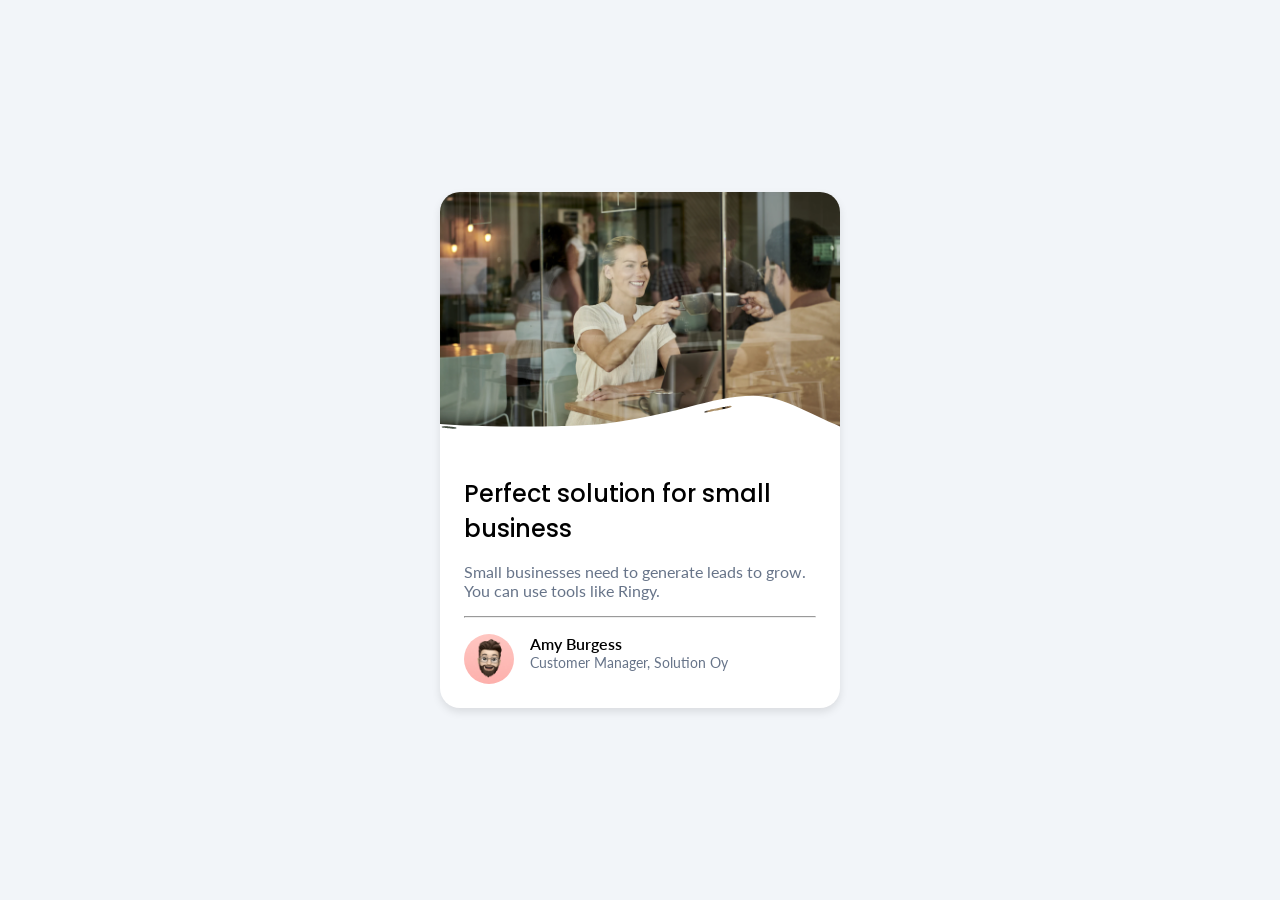
<file: index.html>
<html>
    <head>
        <meta charset="UTF-8" />
        <title>Simple Feature Section by Miguel Angel</title>
        <link rel="stylesheet" href="styles.css"/>
        <link href="https://fonts.googleapis.com/css2?family=Lato:wght@400;700&family=Poppins:wght@400;700&display=swap" rel="stylesheet">
    </head>
    <body>
        <div class="container">
            <div class="image-container">
                <img src="hero-image-business-card.png" alt="Hero Image">
                <img src="white-overlay.svg" alt="Overlay" class="overlay">
            </div>
            <div class="content">
                <h1>Perfect solution for small business</h1>
                <p id="body">Small businesses need to generate leads to grow. You can use tools like Ringy.</p>
                <hr>
                <div id="user">
                    <img src="avatar-image-business-card.png">
                    <div class="user-text">
                        <p id="name">Amy Burgess</p>
                        <p id="job">Customer Manager, Solution Oy</p>
                    </div>
                </div>
            </div>
        </div>
    </body>
</html>
</file>
<file: styles.css>
/* Para centrar todo el contenido y definir el color de fondo del body */
body {
    display: flex;
    justify-content: center;
    align-items: center;
    min-height: 100vh;
    margin: 0;
    background-color: #F2F5F9; /* Fondo del body */
}

/* Estilos para el contenedor general tipo carta */
.container {
    background-color: #FFFFFF; /* Fondo blanco del contenedor */
    border-radius: 20px; /* Esquinas redondeadas */
    box-shadow: 0 4px 8px rgba(0, 0, 0, 0.1); /* Sombra suave */
    max-width: 400px; /* Reducimos un poco el ancho máximo */
    width: 100%;
}

/* Estilos del contenedor de la imagen */
.image-container {
    position: relative;
    width: 100%;
    height: auto;
    overflow: hidden; /* Asegura que las imágenes llenen el contenedor */
}

/* Imagen principal que abarca todo el contenedor */
.image-container img:first-child {
    width: 100%; /* La imagen se ajusta al ancho completo del contenedor */
    height: auto;
    border-radius: 20px 20px 0 0; /* Esquinas redondeadas solo en la parte superior */
    padding: 0; /* Sin padding */
}

/* Imagen de superposición */
.overlay {
    position: absolute;
    bottom: -9px; /* Ajusta según lo necesites */
    left: 0;
    width: 100%;
    height: 30%;
    padding: 0; /* Sin padding */
}

/* Contenido con padding */
.content {
    padding-left: 1.5rem; /* Padding solo para el contenido después de la imagen */
    padding-right: 1.5rem;
    padding-bottom: 1.5rem;
}

/* Estilos del h1 */
h1 {
    font-family: 'Poppins', sans-serif;
    font-size: 1.5rem;
    font-weight: 500;
    color: black;
}

/* Estilos de los párrafos */
p {
    font-family: 'Lato', sans-serif;
    font-size: 1rem;
    color: #677489;
}

/* Estilos para la imagen y texto del usuario después del <hr> */
#user {
    display: flex;
    align-items: center;
    margin-top: 1rem;
}

/* Para la imagen de avatar */
#user img {
    width: 50px;
    height: 50px;
    border-radius: 50%;
    margin-right: 1rem;
}

/* Estilos del nombre y título del usuario */
.user-text {
    display: flex;
    flex-direction: column;
    text-align: left;
}

#name {
    font-weight: 600;
    color: black;
    font-size: 1rem; /* Ajusta el tamaño del nombre */
    margin: 0; /* Remueve margenes */
}

#job {
    font-weight: 400;
    color: #677489;
    font-size: 0.85rem; /* Haz la segunda etiqueta más pequeña */
    margin-top: 2px; /* Espacio pequeño entre el nombre y el trabajo */
}
</file>
